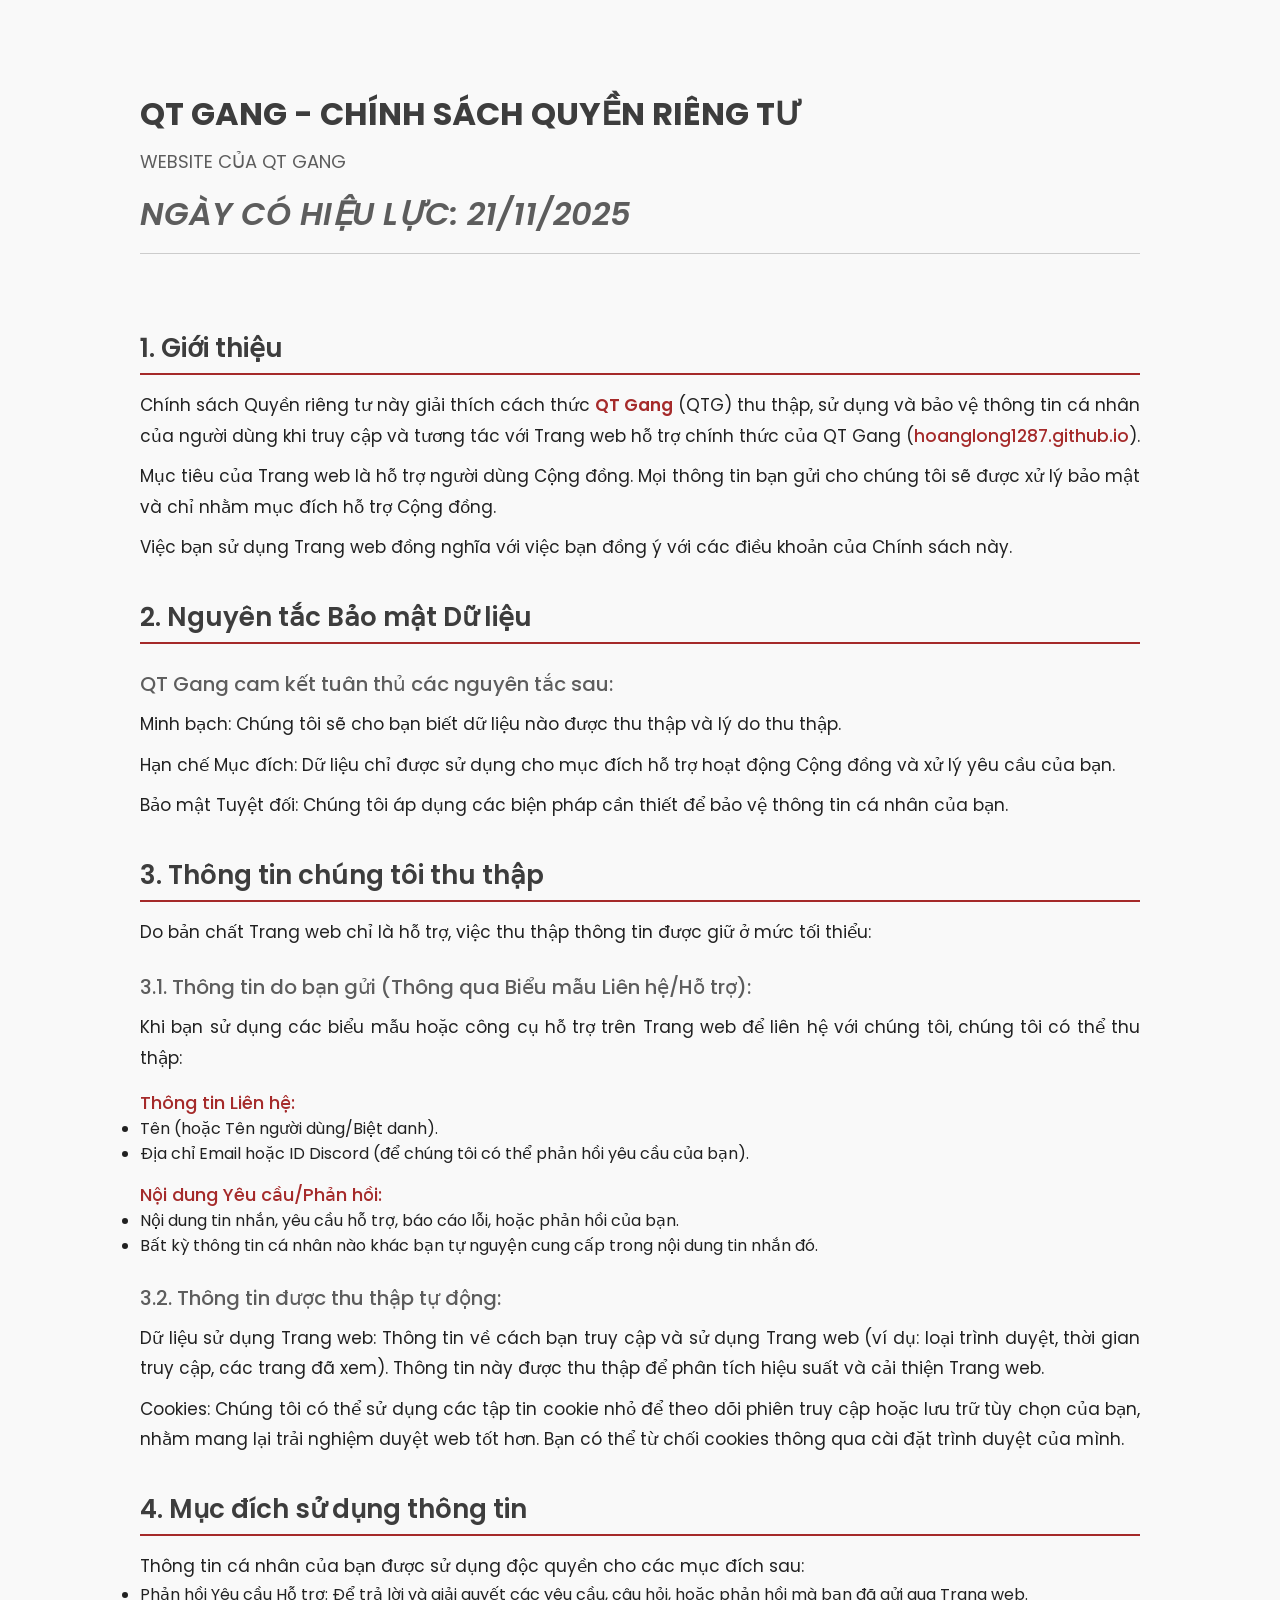
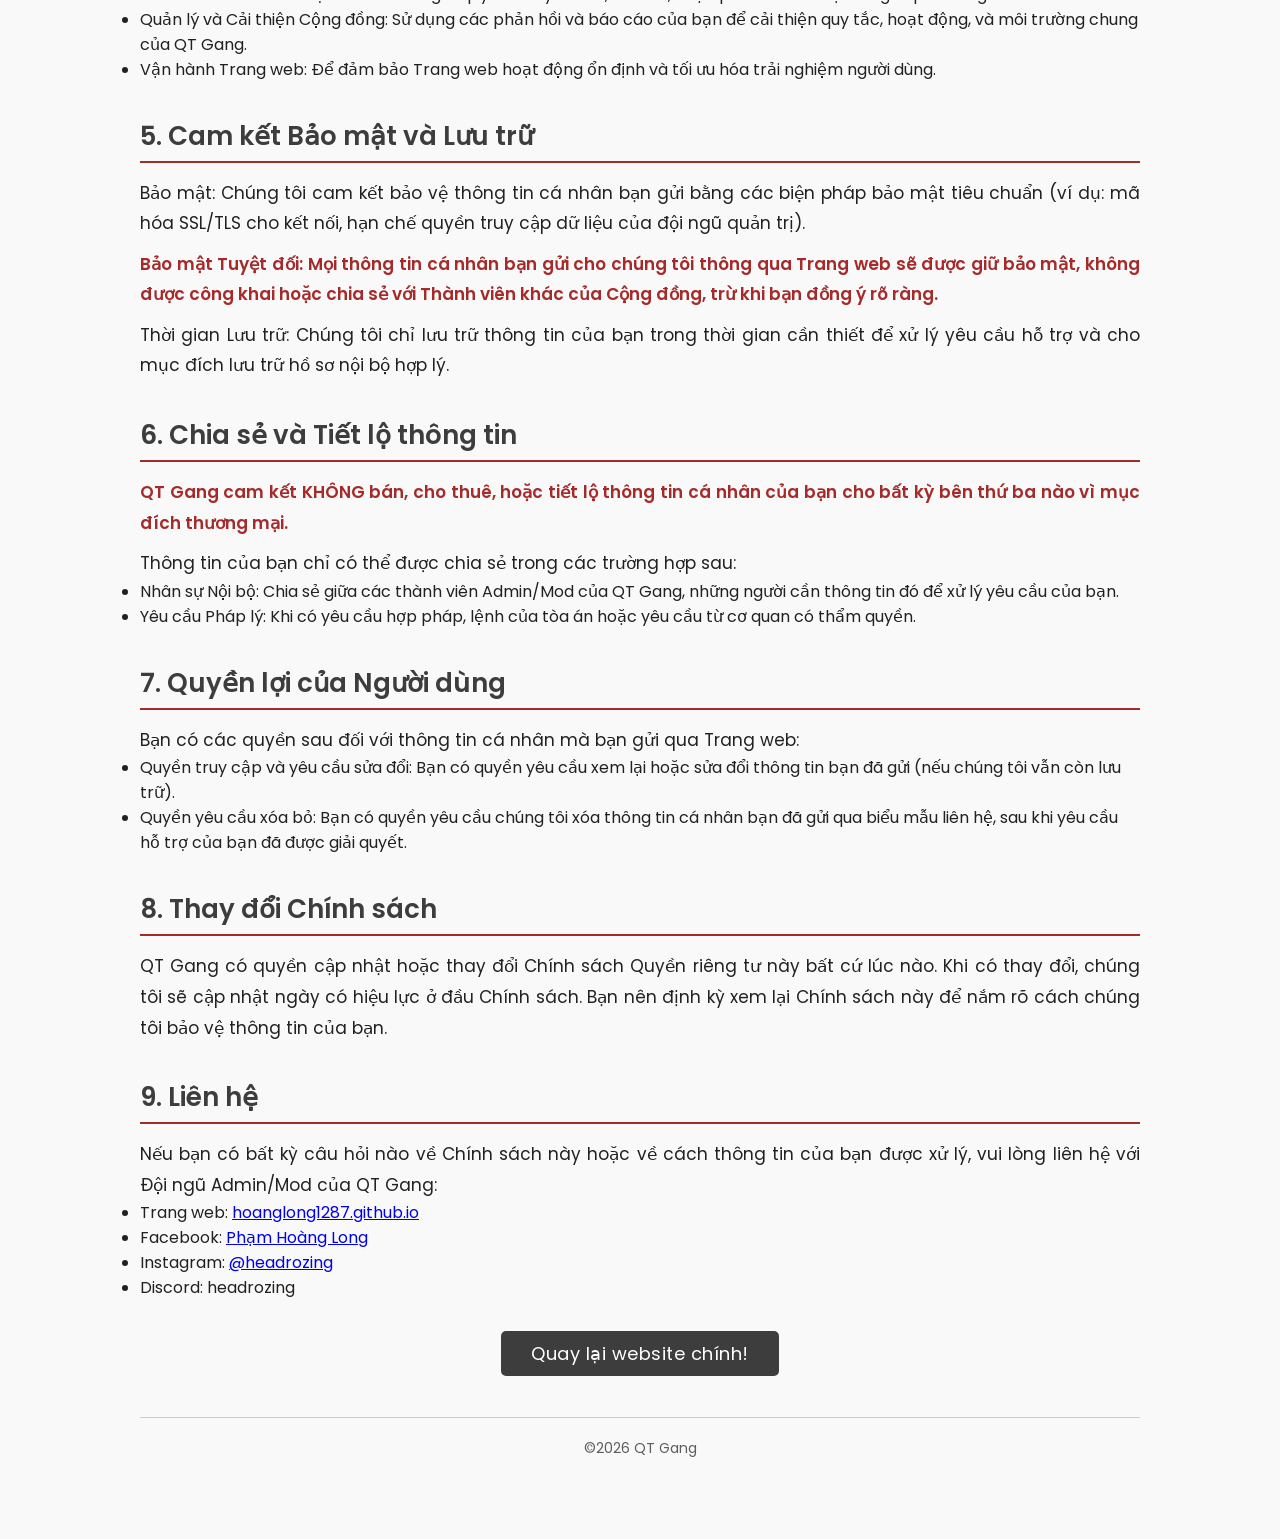
<file: pages/privacy_policy.html>
<!DOCTYPE html>
<html lang="en">
<head>
    <meta charset="UTF-8">
    <meta http-equiv="X-UA-Compatible" content="IE=edge">
    <meta name="viewport" content="width=device-width, initial-scale=1.0">
    <title>QT Gang - Chính sách Quyền riêng tư</title>
    
    <link rel="stylesheet"  type="text/css" href="../assets/css/aboutus.css">
</head>
<body>
    <div class="section">
        <div class="container">
            <div class="content-section">
                <div class="title">
                    <h2>QT Gang - Chính sách Quyền riêng tư</h2>
                    <h4>website của QT Gang </h4>
                    <p>Ngày có hiệu lực: 21/11/2025 </p>

                </div>

                <div class="content">
                    <h2>1. Giới thiệu</h2>
                    <p>
                        Chính sách Quyền riêng tư này giải thích cách thức <strong>QT Gang</strong> (QTG) thu thập, sử dụng và bảo vệ thông tin 
                        cá nhân của người dùng khi truy cập và tương tác với Trang web hỗ trợ chính thức của QT Gang 
                        (<a href="https://hoanglong1287.github.io/">hoanglong1287.github.io</a>).
                    </p>
                    <p>Mục tiêu của Trang web là hỗ trợ người dùng Cộng đồng. Mọi thông tin bạn gửi 
                        cho chúng tôi sẽ được xử lý bảo mật và chỉ nhằm mục đích hỗ trợ Cộng đồng.</p>
                    <p>Việc bạn sử dụng Trang web đồng nghĩa với việc bạn đồng ý 
                        với các điều khoản của Chính sách này.</p>
                    
                    <h2>2. Nguyên tắc Bảo mật Dữ liệu</h2>
                    <h3>QT Gang cam kết tuân thủ các nguyên tắc sau:</h3>
                    <p>
                        Minh bạch: Chúng tôi sẽ cho bạn biết dữ liệu nào được thu thập và lý do thu thập.
                    </p>
                    <p>
                        Hạn chế Mục đích: Dữ liệu chỉ được sử dụng cho mục đích hỗ trợ hoạt động Cộng đồng và xử lý yêu cầu của bạn.
                    </p>
                    <p>
                        Bảo mật Tuyệt đối: Chúng tôi áp dụng các biện pháp cần thiết để bảo vệ thông tin cá nhân của bạn.
                    </p>

                    <h2>3. Thông tin chúng tôi thu thập</h2>
                    <p>Do bản chất Trang web chỉ là hỗ trợ, việc thu thập thông tin được giữ ở mức tối thiểu:</p>
                    
                    <h3>3.1. Thông tin do bạn gửi (Thông qua Biểu mẫu Liên hệ/Hỗ trợ):</h3>
                    <p>Khi bạn sử dụng các biểu mẫu hoặc công cụ hỗ trợ trên Trang web để liên hệ với chúng tôi, chúng tôi có thể thu thập:</p>
                    
                    <h4>Thông tin Liên hệ:</h4>
                    <ul>
                        <li>Tên (hoặc Tên người dùng/Biệt danh).</li>
                        <li>Địa chỉ Email hoặc ID Discord (để chúng tôi có thể phản hồi yêu cầu của bạn).</li>
                    </ul>
                    
                    <h4>Nội dung Yêu cầu/Phản hồi:</h4>
                    <ul>
                        <li>Nội dung tin nhắn, yêu cầu hỗ trợ, báo cáo lỗi, hoặc phản hồi của bạn.</li>
                        <li>Bất kỳ thông tin cá nhân nào khác bạn tự nguyện cung cấp trong nội dung tin nhắn đó.</li>
                    </ul>

                    <h3>3.2. Thông tin được thu thập tự động:</h3>
                    <p>Dữ liệu sử dụng Trang web: Thông tin về cách bạn truy cập và sử dụng Trang web 
                        (ví dụ: loại trình duyệt, thời gian truy cập, các trang đã xem). 
                        Thông tin này được thu thập để phân tích hiệu suất và cải thiện Trang web.</p>
                    <p>Cookies: Chúng tôi có thể sử dụng các tập tin cookie nhỏ để theo dõi phiên truy cập hoặc lưu trữ tùy chọn của bạn, 
                        nhằm mang lại trải nghiệm duyệt web tốt hơn. Bạn có thể từ chối cookies thông qua cài đặt trình duyệt của mình.</p>

                    <h2>4. Mục đích sử dụng thông tin</h2>
                    <p>Thông tin cá nhân của bạn được sử dụng độc quyền cho các mục đích sau:</p>
                    <ul>
                        <li>Phản hồi Yêu cầu Hỗ trợ: Để trả lời và giải quyết các yêu cầu, câu hỏi, hoặc phản hồi mà bạn đã gửi qua Trang web.</li>
                        <li>Quản lý và Cải thiện Cộng đồng: Sử dụng các phản hồi và báo cáo của bạn để cải thiện quy tắc, hoạt động, và môi trường chung của QT Gang. </li>
                        <li>Vận hành Trang web: Để đảm bảo Trang web hoạt động ổn định và tối ưu hóa trải nghiệm người dùng.</li>
                    </ul>

                    <h2>5. Cam kết Bảo mật và Lưu trữ</h2>
                    <p>Bảo mật: Chúng tôi cam kết bảo vệ thông tin cá nhân bạn gửi bằng các biện pháp bảo mật tiêu chuẩn 
                        (ví dụ: mã hóa SSL/TLS cho kết nối, hạn chế quyền truy cập dữ liệu của đội ngũ quản trị).</p>
                    <p><strong>Bảo mật Tuyệt đối: Mọi thông tin cá nhân bạn gửi cho chúng tôi thông qua Trang web sẽ được giữ bảo mật, 
                        không được công khai hoặc chia sẻ với Thành viên khác của Cộng đồng, trừ khi bạn đồng ý rõ ràng.</strong></p>
                    <p>Thời gian Lưu trữ: Chúng tôi chỉ lưu trữ thông tin của bạn trong thời gian cần thiết để xử lý yêu cầu 
                        hỗ trợ và cho mục đích lưu trữ hồ sơ nội bộ hợp lý.</p>

                    <h2>6. Chia sẻ và Tiết lộ thông tin</h2>
                    <p><strong>QT Gang cam kết KHÔNG bán, cho thuê, hoặc tiết lộ thông tin cá nhân của bạn cho bất kỳ bên thứ ba nào vì mục đích thương mại.</strong></p>
                    <p>Thông tin của bạn chỉ có thể được chia sẻ trong các trường hợp sau:</p>
                    <ul>
                        <li>Nhân sự Nội bộ: Chia sẻ giữa các thành viên Admin/Mod của QT Gang, những người cần thông tin đó để xử lý yêu cầu của bạn.</li>
                        <li>Yêu cầu Pháp lý: Khi có yêu cầu hợp pháp, lệnh của tòa án hoặc yêu cầu từ cơ quan có thẩm quyền.</li>
                    </ul>

                    <h2>7. Quyền lợi của Người dùng</h2>
                    <p>Bạn có các quyền sau đối với thông tin cá nhân mà bạn gửi qua Trang web:</p>
                    <ul>
                        <li>Quyền truy cập và yêu cầu sửa đổi: Bạn có quyền yêu cầu xem lại hoặc sửa đổi thông tin bạn đã gửi (nếu chúng tôi vẫn còn lưu trữ).</li>
                        <li>Quyền yêu cầu xóa bỏ: Bạn có quyền yêu cầu chúng tôi xóa thông tin cá nhân bạn đã gửi qua biểu mẫu liên hệ, 
                            sau khi yêu cầu hỗ trợ của bạn đã được giải quyết.</li>
                    </ul>

                    <h2>8. Thay đổi Chính sách</h2>
                    <p>QT Gang có quyền cập nhật hoặc thay đổi Chính sách Quyền riêng tư này bất cứ lúc nào. Khi có thay đổi, 
                        chúng tôi sẽ cập nhật ngày có hiệu lực ở đầu Chính sách. Bạn nên định kỳ xem lại Chính sách này để nắm rõ cách chúng tôi bảo vệ thông tin của bạn.</p>

                    <h2>9. Liên hệ</h2>
                    <p>Nếu bạn có bất kỳ câu hỏi nào về Chính sách này hoặc về cách thông tin của bạn được xử lý, vui lòng liên hệ với Đội ngũ Admin/Mod của QT Gang:</p>
                    <ul>
                        <li>Trang web: <a href="https://hoanglong1287.github.io/">hoanglong1287.github.io</a></li>
                        <li>Facebook: <a href="https://www.facebook.com/pham.hoang.long.512414/">Phạm Hoàng Long</a></li>
                        <li>Instagram: <a href="https://www.instagram.com/headrozing/">@headrozing</a></li>
                        <li>Discord: headrozing</li>
                    </ul>
                   
                    <div class="back-to-home">
                        <a href="../index.html">Quay lại website chính!</a>
                    </div>
                    
                    <h4>©2026 QT Gang</h4>
                </div>
            </div>
        </div>
    </div>
</body>
</html>
</file>
<file: assets/css/aboutus.css>
/* aboutus.css (Cập nhật) */

/* --- Font & Global Reset --- */
@import url('https://fonts.googleapis.com/css2?family=Poppins:wght@300;400;500;600&display=swap');
* {
	margin: 0;
	padding: 0;
	box-sizing: border-box;
	font-family: 'Poppins', sans-serif;
}

/* Biến màu cho dễ quản lý */
:root {
    --primary-color: #A52A2A; /* Màu nâu đỏ cũ */
    --secondary-color: #3d3d3d; /* Màu chữ chính */
    --background-light: #f9f9f9; /* Nền sáng dịu */
    --text-color: #212121; /* Màu chữ đậm cho nội dung */
    --text-light: #5d5d5d;
}

/* --- Section & Container (Phần chứa chính) --- */
.section {
	width: 100%;
	min-height: 100vh; /* Đảm bảo đủ chiều cao */
	background-color: var(--background-light);
    padding: 60px 0; /* Thêm padding trên dưới */
}

.container {
	width: 90%;
	max-width: 1000px; /* Giới hạn chiều rộng để văn bản dễ đọc hơn */
	display: block;
	margin: auto;
	padding-top: 30px;
}

/* Loại bỏ floating cho tài liệu chính sách để văn bản chiếm toàn bộ chiều rộng (trông chuyên nghiệp hơn) */
.content-section {
    width: 100%; /* Chiếm toàn bộ chiều rộng của container */
    float: none;
}

/* Loại bỏ image-section vì không cần thiết cho trang chính sách */
/* .image-section { display: none; } */

/* --- Logo & Title (Tiêu đề) --- */
.logo {
    text-align: center;
    padding: 1rem 0;
}

.content-section .title {
	text-transform: uppercase;
	font-size: 32px;
    font-weight: 600;
    color: var(--secondary-color);
    margin-bottom: 20px;
}

.content-section .title h2 {
    font-size: 32px;
    margin-bottom: 10px;
}

.content-section .title h4 {
    font-size: 18px;
    font-weight: 400;
    color: var(--text-light);
}

.content-section .title p {
    margin-top: 15px;
    font-style: italic;
    color: var(--text-light);
    border-bottom: 1px solid #ccc;
    padding-bottom: 15px;
}


/* --- Content (Nội dung Chính sách) --- */
.content {
    padding: 20px 0;
    color: var(--text-color);
}

.content h2 {
    margin-top: 35px;
	color: var(--secondary-color);
	font-size: 26px;
    font-weight: 600;
    border-bottom: 2px solid var(--primary-color);
    padding-bottom: 5px;
    margin-bottom: 15px;
}

.content h3 {
	margin-top: 25px;
	color: var(--text-light);
	font-size: 20px;
    font-weight: 500;
    margin-bottom: 10px;
}

.content h4 {
    margin-top: 15px;
    color: var(--primary-color);
    font-size: 18px;
    font-weight: 500;
    line-height: 1.5;
}

.content p {
	margin-top: 10px;
	font-size: 17px;
	line-height: 1.8; /* Tăng line-height cho văn bản dài để dễ đọc */
    font-weight: 400;
    color: var(--text-color);
    text-align: justify; /* Căn đều hai bên cho chuyên nghiệp */
}

.content p a {
    color: var(--primary-color);
    text-decoration: none;
    font-weight: 500;
}

.content p a:hover {
    text-decoration: underline;
}

/* Đặc biệt cho cam kết bảo mật */
.content p strong {
    font-weight: 600;
    color: var(--primary-color);
}

/* --- Footer & Back to Home Button --- */
.back-to-home {
	margin-top: 40px;
    text-align: center;
}

.back-to-home a {
	background-color: var(--secondary-color);
	padding: 10px 30px;
	text-decoration: none;
	color: #fff;
	font-size: 18px;
	letter-spacing: 0.5px;
    border-radius: 5px;
    transition: background-color 0.3s;
}
.back-to-home a:hover {
	background-color: var(--primary-color);
}

.content h4:last-child { /* Copyright */
    margin-top: 50px;
    text-align: center;
    color: var(--text-light);
    font-size: 14px;
    font-weight: 400;
    border-top: 1px solid #ccc;
    padding-top: 20px;
}

/* --- Responsive (Mobile) --- */
@media screen and (max-width: 768px) {
	.container {
	    width: 95%;
	    padding-top: 20px;
    }

	.content-section {
	    width: 100%;
    }
    
	.content-section .title {
	    text-align: center;
	    font-size: 24px;
        margin-top: 0;
    }

    .content-section .title h2 {
        font-size: 26px;
    }

    .content-section .title h4 {
        font-size: 16px;
    }

    .content h2 {
        font-size: 22px;
    }
    
    .content h3 {
        font-size: 18px;
    }

    .content p {
        font-size: 16px;
        line-height: 1.6;
    }
}
</file>
